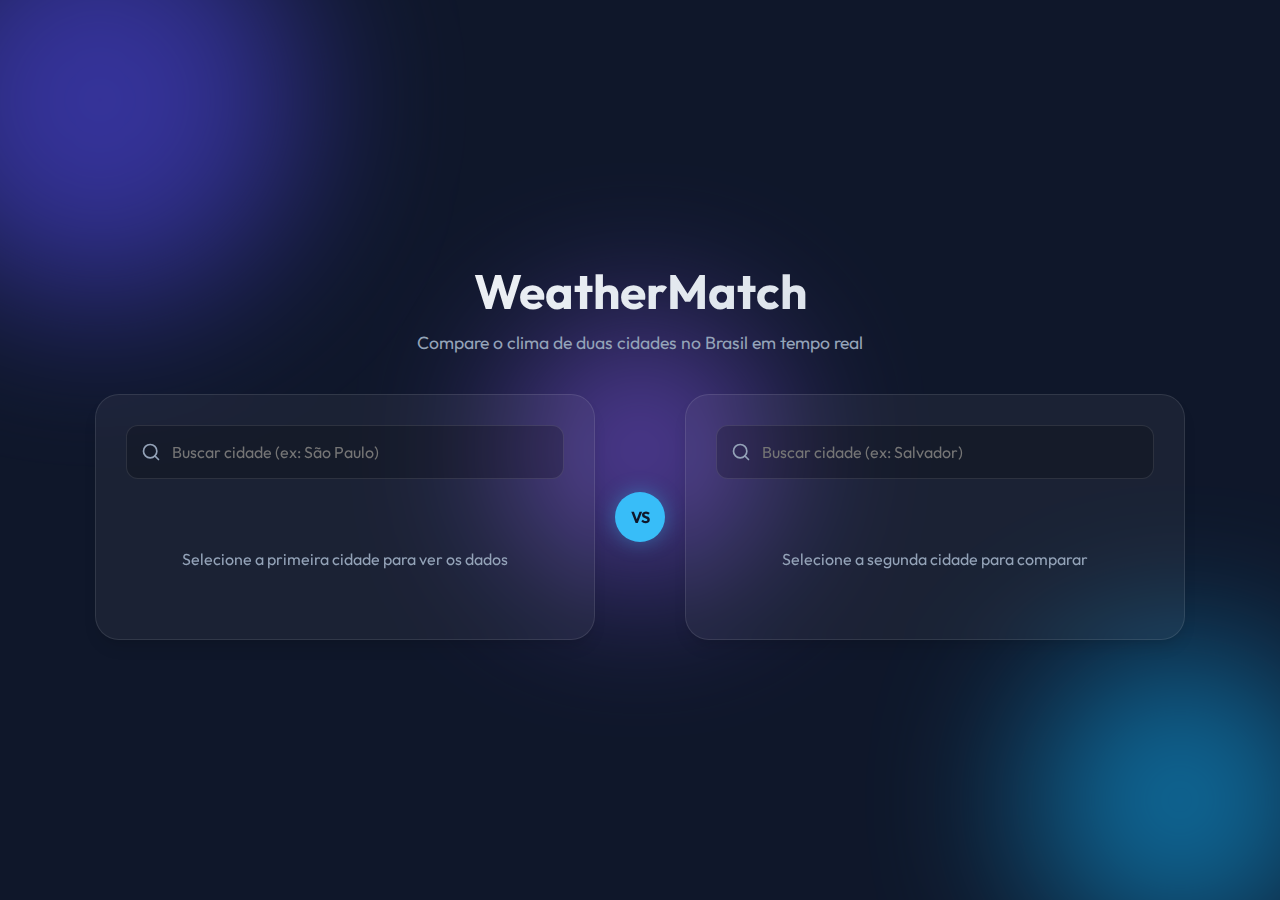
<file: index.html>
<!DOCTYPE html>
<html lang="pt-BR">
<head>
    <meta charset="UTF-8">
    <meta name="viewport" content="width=device-width, initial-scale=1.0">
    <title>WeatherMatch - Comparador de Clima</title>
    <link rel="preconnect" href="https://fonts.googleapis.com">
    <link rel="preconnect" href="https://fonts.gstatic.com" crossorigin>
    <link href="https://fonts.googleapis.com/css2?family=Outfit:wght@300;400;600;700&display=swap" rel="stylesheet">
    <link rel="stylesheet" href="style.css">
</head>
<body>
    <div class="background-blobs">
        <div class="blob blob-1"></div>
        <div class="blob blob-2"></div>
        <div class="blob blob-3"></div>
    </div>

    <main class="container">
        <header class="app-header">
            <h1>WeatherMatch</h1>
            <p>Compare o clima de duas cidades no Brasil em tempo real</p>
        </header>

        <section class="comparison-grid">
            <!-- Cidade 1 -->
            <article class="city-card glass-panel" id="card-1">
                <div class="search-box">
                    <label for="city-input-1" class="sr-only">Buscar cidade 1</label>
                    <div class="input-wrapper">
                        <svg xmlns="http://www.w3.org/2000/svg" width="20" height="20" viewBox="0 0 24 24" fill="none" stroke="currentColor" stroke-width="2" stroke-linecap="round" stroke-linejoin="round" class="search-icon"><circle cx="11" cy="11" r="8"></circle><line x1="21" y1="21" x2="16.65" y2="16.65"></line></svg>
                        <input type="text" id="city-input-1" placeholder="Buscar cidade (ex: São Paulo)" autocomplete="off">
                        <div id="suggestions-1" class="suggestions-list hidden"></div>
                    </div>
                </div>

                <div class="weather-content hidden" id="weather-content-1">
                    <div class="city-info">
                        <h2 class="city-name" id="name-1">--</h2>
                        <span class="state-code" id="state-1">--</span>
                    </div>
                    
                    <div class="current-weather">
                        <div class="temp-display">
                            <span class="temperature" id="temp-1">--</span>
                            <span class="unit">°C</span>
                        </div>
                        <div class="weather-icon-container" id="icon-1">
                            <!-- Ícone será inserido aqui -->
                        </div>
                        <p class="condition-text" id="condition-1">--</p>
                    </div>

                    <div class="weather-details">
                        <div class="detail-item">
                            <span class="label">Vento</span>
                            <span class="value" id="wind-1">-- km/h</span>
                        </div>
                        <div class="detail-item">
                            <span class="label">Umidade</span> <!-- Open-Meteo free não dá umidade no current_weather fácil, vamos ver se pegamos do hourly ou deixamos sem por enquanto, vou tentar pegar do hourly[0] -->
                            <span class="value" id="humidity-1">--%</span>
                        </div>
                        <div class="detail-item">
                            <span class="label">Sensação</span>
                            <span class="value" id="feels-like-1">--°</span>
                        </div>
                    </div>
                </div>

                <div class="placeholder-content" id="placeholder-1">
                    <p>Selecione a primeira cidade para ver os dados</p>
                </div>
            </article>

            <!-- VS Badge -->
            <div class="vs-badge">
                <span>VS</span>
            </div>

            <!-- Cidade 2 -->
            <article class="city-card glass-panel" id="card-2">
                <div class="search-box">
                    <label for="city-input-2" class="sr-only">Buscar cidade 2</label>
                    <div class="input-wrapper">
                        <svg xmlns="http://www.w3.org/2000/svg" width="20" height="20" viewBox="0 0 24 24" fill="none" stroke="currentColor" stroke-width="2" stroke-linecap="round" stroke-linejoin="round" class="search-icon"><circle cx="11" cy="11" r="8"></circle><line x1="21" y1="21" x2="16.65" y2="16.65"></line></svg>
                        <input type="text" id="city-input-2" placeholder="Buscar cidade (ex: Salvador)" autocomplete="off">
                        <div id="suggestions-2" class="suggestions-list hidden"></div>
                    </div>
                </div>

                <div class="weather-content hidden" id="weather-content-2">
                     <div class="city-info">
                        <h2 class="city-name" id="name-2">--</h2>
                        <span class="state-code" id="state-2">--</span>
                    </div>
                    
                    <div class="current-weather">
                        <div class="temp-display">
                            <span class="temperature" id="temp-2">--</span>
                            <span class="unit">°C</span>
                        </div>
                        <div class="weather-icon-container" id="icon-2">
                            <!-- Ícone será inserido aqui -->
                        </div>
                        <p class="condition-text" id="condition-2">--</p>
                    </div>

                    <div class="weather-details">
                        <div class="detail-item">
                            <span class="label">Vento</span>
                            <span class="value" id="wind-2">-- km/h</span>
                        </div>
                        <div class="detail-item">
                            <span class="label">Umidade</span>
                            <span class="value" id="humidity-2">--%</span>
                        </div>
                         <div class="detail-item">
                            <span class="label">Sensação</span>
                            <span class="value" id="feels-like-2">--°</span>
                        </div>
                    </div>
                </div>

                 <div class="placeholder-content" id="placeholder-2">
                    <p>Selecione a segunda cidade para comparar</p>
                </div>
            </article>
        </section>
    </main>

    <script src="script.js"></script>
</body>
</html>
</file>
<file: style.css>
:root {
    --bg-color: #0f172a;
    --text-primary: #f8fafc;
    --text-secondary: #94a3b8;
    --accent-color: #38bdf8;
    --glass-bg: rgba(255, 255, 255, 0.05);
    --glass-border: rgba(255, 255, 255, 0.1);
    --glass-highlight: rgba(255, 255, 255, 0.1);
    --card-radius: 24px;
    --font-main: 'Outfit', sans-serif;
    --shadow-lg: 0 10px 15px -3px rgba(0, 0, 0, 0.1), 0 4px 6px -2px rgba(0, 0, 0, 0.05);
}

* {
    margin: 0;
    padding: 0;
    box-sizing: border-box;
}

.sr-only {
    position: absolute;
    width: 1px;
    height: 1px;
    padding: 0;
    margin: -1px;
    overflow: hidden;
    clip: rect(0, 0, 0, 0);
    white-space: nowrap;
    border-width: 0;
}

body {
    font-family: var(--font-main);
    background-color: var(--bg-color);
    color: var(--text-primary);
    min-height: 100vh;
    display: flex;
    justify-content: center;
    align-items: center;
    padding: 20px;
    overflow-x: hidden;
    position: relative;
}

/* Background Animation */
.background-blobs {
    position: absolute;
    top: 0;
    left: 0;
    width: 100%;
    height: 100%;
    z-index: -1;
    overflow: hidden;
}

.blob {
    position: absolute;
    border-radius: 50%;
    filter: blur(80px);
    opacity: 0.6;
    animation: blob-bounce 10s infinite ease-in-out;
}

.blob-1 {
    width: 400px;
    height: 400px;
    background: #4f46e5;
    top: -100px;
    left: -100px;
}

.blob-2 {
    width: 300px;
    height: 300px;
    background: #0ea5e9;
    bottom: -50px;
    right: -50px;
    animation-delay: 2s;
}

.blob-3 {
    width: 250px;
    height: 250px;
    background: #8b5cf6;
    top: 50%;
    left: 50%;
    transform: translate(-50%, -50%);
    animation-delay: 4s;
}

@keyframes blob-bounce {

    0%,
    100% {
        transform: translate(0, 0) scale(1);
    }

    33% {
        transform: translate(30px, -50px) scale(1.1);
    }

    66% {
        transform: translate(-20px, 20px) scale(0.9);
    }
}

.container {
    width: 100%;
    max-width: 1200px;
    z-index: 1;
}

.app-header {
    text-align: center;
    margin-bottom: 40px;
}

.app-header h1 {
    font-size: 3rem;
    font-weight: 700;
    margin-bottom: 10px;
    background: linear-gradient(135deg, #fff 0%, #cbd5e1 100%);
    -webkit-background-clip: text;
    background-clip: text;
    -webkit-text-fill-color: transparent;
}

.app-header p {
    color: var(--text-secondary);
    font-size: 1.1rem;
}


/* Date Selection */
.date-selection-container {
    display: flex;
    justify-content: center;
    margin-bottom: 30px;
}

.glass-input {
    background: rgba(0, 0, 0, 0.2);
    border: 1px solid var(--glass-border);
    border-radius: 12px;
    color: var(--text-primary);
    font-size: 1.1rem;
    font-family: var(--font-main);
    padding: 12px 24px;
    outline: none;
    transition: all 0.3s ease;
    cursor: pointer;
    color-scheme: dark;
    min-width: 200px;
    text-align: center;
}

.glass-input:focus {
    border-color: var(--accent-color);
    background: rgba(0, 0, 0, 0.3);
    box-shadow: 0 0 0 4px rgba(56, 189, 248, 0.1);
}

.glass-input::-webkit-calendar-picker-indicator {
    filter: invert(0);
    opacity: 1;
    cursor: pointer;
    transition: transform 0.2s ease, filter 0.2s ease;
}

.glass-input::-webkit-calendar-picker-indicator:hover {
    transform: scale(1.1);
    filter: invert(0) drop-shadow(0 0 4px rgba(56, 189, 248, 0.5));
}

/* Comparison Grid */
.comparison-grid {
    display: flex;
    justify-content: center;
    align-items: flex-start;
    gap: 20px;
    position: relative;
    flex-wrap: wrap;
    /* Para mobile */
}

.glass-panel {
    background: var(--glass-bg);
    backdrop-filter: blur(16px);
    -webkit-backdrop-filter: blur(16px);
    border: 1px solid var(--glass-border);
    border-radius: var(--card-radius);
    padding: 30px;
    box-shadow: var(--shadow-lg);
    transition: transform 0.3s ease, background 0.3s ease;
    flex: 1;
    min-width: 300px;
    max-width: 500px;
}

.glass-panel:hover {
    background: var(--glass-highlight);
    transform: translateY(-5px);
}

/* Search Box */
.search-box {
    margin-bottom: 30px;
    position: relative;
}

.input-wrapper {
    position: relative;
    display: flex;
    align-items: center;
}

.search-icon {
    position: absolute;
    left: 15px;
    color: var(--text-secondary);
    pointer-events: none;
}

input[type="text"] {
    width: 100%;
    padding: 16px 16px 16px 45px;
    background: rgba(0, 0, 0, 0.2);
    border: 1px solid var(--glass-border);
    border-radius: 12px;
    color: var(--text-primary);
    font-size: 1rem;
    font-family: var(--font-main);
    transition: all 0.3s ease;
}

input[type="text"]:focus {
    outline: none;
    border-color: var(--accent-color);
    background: rgba(0, 0, 0, 0.3);
    box-shadow: 0 0 0 4px rgba(56, 189, 248, 0.1);
}

/* Suggestions Autocomplete */
.suggestions-list {
    position: absolute;
    top: 100%;
    left: 0;
    width: 100%;
    background: #1e293b;
    border: 1px solid var(--glass-border);
    border-radius: 12px;
    margin-top: 5px;
    max-height: 200px;
    overflow-y: auto;
    z-index: 100;
    box-shadow: var(--shadow-lg);
}

.suggestions-list.hidden {
    display: none;
}

.suggestion-item {
    padding: 12px 16px;
    cursor: pointer;
    transition: background 0.2s;
    border-bottom: 1px solid rgba(255, 255, 255, 0.05);
}

.suggestion-item:last-child {
    border-bottom: none;
}

.suggestion-item:hover {
    background: rgba(255, 255, 255, 0.1);
}

.suggestion-highlight {
    color: var(--accent-color);
    font-weight: 600;
}

.suggestion-detail {
    font-size: 0.8em;
    color: var(--text-secondary);
    display: block;
}

/* Weather Content */
.weather-content {
    animation: fadeIn 0.5s ease-out;
}

.weather-content.hidden {
    display: none;
}

@keyframes fadeIn {
    from {
        opacity: 0;
        transform: translateY(10px);
    }

    to {
        opacity: 1;
        transform: translateY(0);
    }
}

.city-info {
    text-align: center;
    margin-bottom: 20px;
}

.city-name {
    font-size: 1.5rem;
    font-weight: 600;
}

.state-code {
    font-size: 0.9rem;
    color: var(--text-secondary);
    text-transform: uppercase;
    letter-spacing: 1px;
}

.current-weather {
    display: flex;
    flex-direction: column;
    align-items: center;
    margin-bottom: 30px;
}

.temp-display {
    display: flex;
    align-items: flex-start;
}

.temperature {
    font-size: 4rem;
    font-weight: 700;
    line-height: 1;
}

.unit {
    font-size: 1.5rem;
    margin-top: 10px;
    color: var(--text-secondary);
}

.weather-icon-container {
    font-size: 3rem;
    margin: 10px 0;
}

.condition-text {
    font-size: 1.1rem;
    color: var(--text-secondary);
    text-transform: capitalize;
}

.weather-details {
    display: grid;
    grid-template-columns: repeat(3, 1fr);
    gap: 10px;
    text-align: center;
    background: rgba(0, 0, 0, 0.2);
    padding: 15px;
    border-radius: 16px;
}

.detail-item {
    display: flex;
    flex-direction: column;
    gap: 5px;
}

.detail-item .label {
    font-size: 0.8rem;
    color: var(--text-secondary);
    text-transform: uppercase;
}

.detail-item .value {
    font-weight: 600;
    font-size: 1rem;
}

/* Placeholder */
.placeholder-content {
    text-align: center;
    padding: 40px 0;
    color: var(--text-secondary);
}

.vs-badge {
    display: flex;
    justify-content: center;
    align-items: center;
    width: 50px;
    height: 50px;
    background: var(--accent-color);
    border-radius: 50%;
    font-weight: 700;
    color: #0f172a;
    box-shadow: 0 0 20px rgba(56, 189, 248, 0.4);
    z-index: 2;
    align-self: center;
    /* Centraliza verticalmente em relação aos cards */
}

/* Responsiveness */
@media (max-width: 768px) {
    .comparison-grid {
        flex-direction: column;
        align-items: center;
    }

    .vs-badge {
        margin: -10px 0;
        /* Sobrepõe um pouco para conectar visualmente */
    }

    .blob-1 {
        width: 200px;
        height: 200px;
    }

    .blob-2 {
        width: 150px;
        height: 150px;
    }

    .app-header h1 {
        font-size: 2rem;
    }
}

/* Loading State */
.loading-spinner {
    width: 20px;
    height: 20px;
    border: 2px solid rgba(255, 255, 255, 0.1);
    border-top-color: var(--accent-color);
    border-radius: 50%;
    animation: spin 1s linear infinite;
    position: absolute;
    right: 15px;
    top: 50%;
    transform: translateY(-50%);
}

@keyframes spin {
    to {
        transform: translateY(-50%) rotate(360deg);
    }
}
</file>
